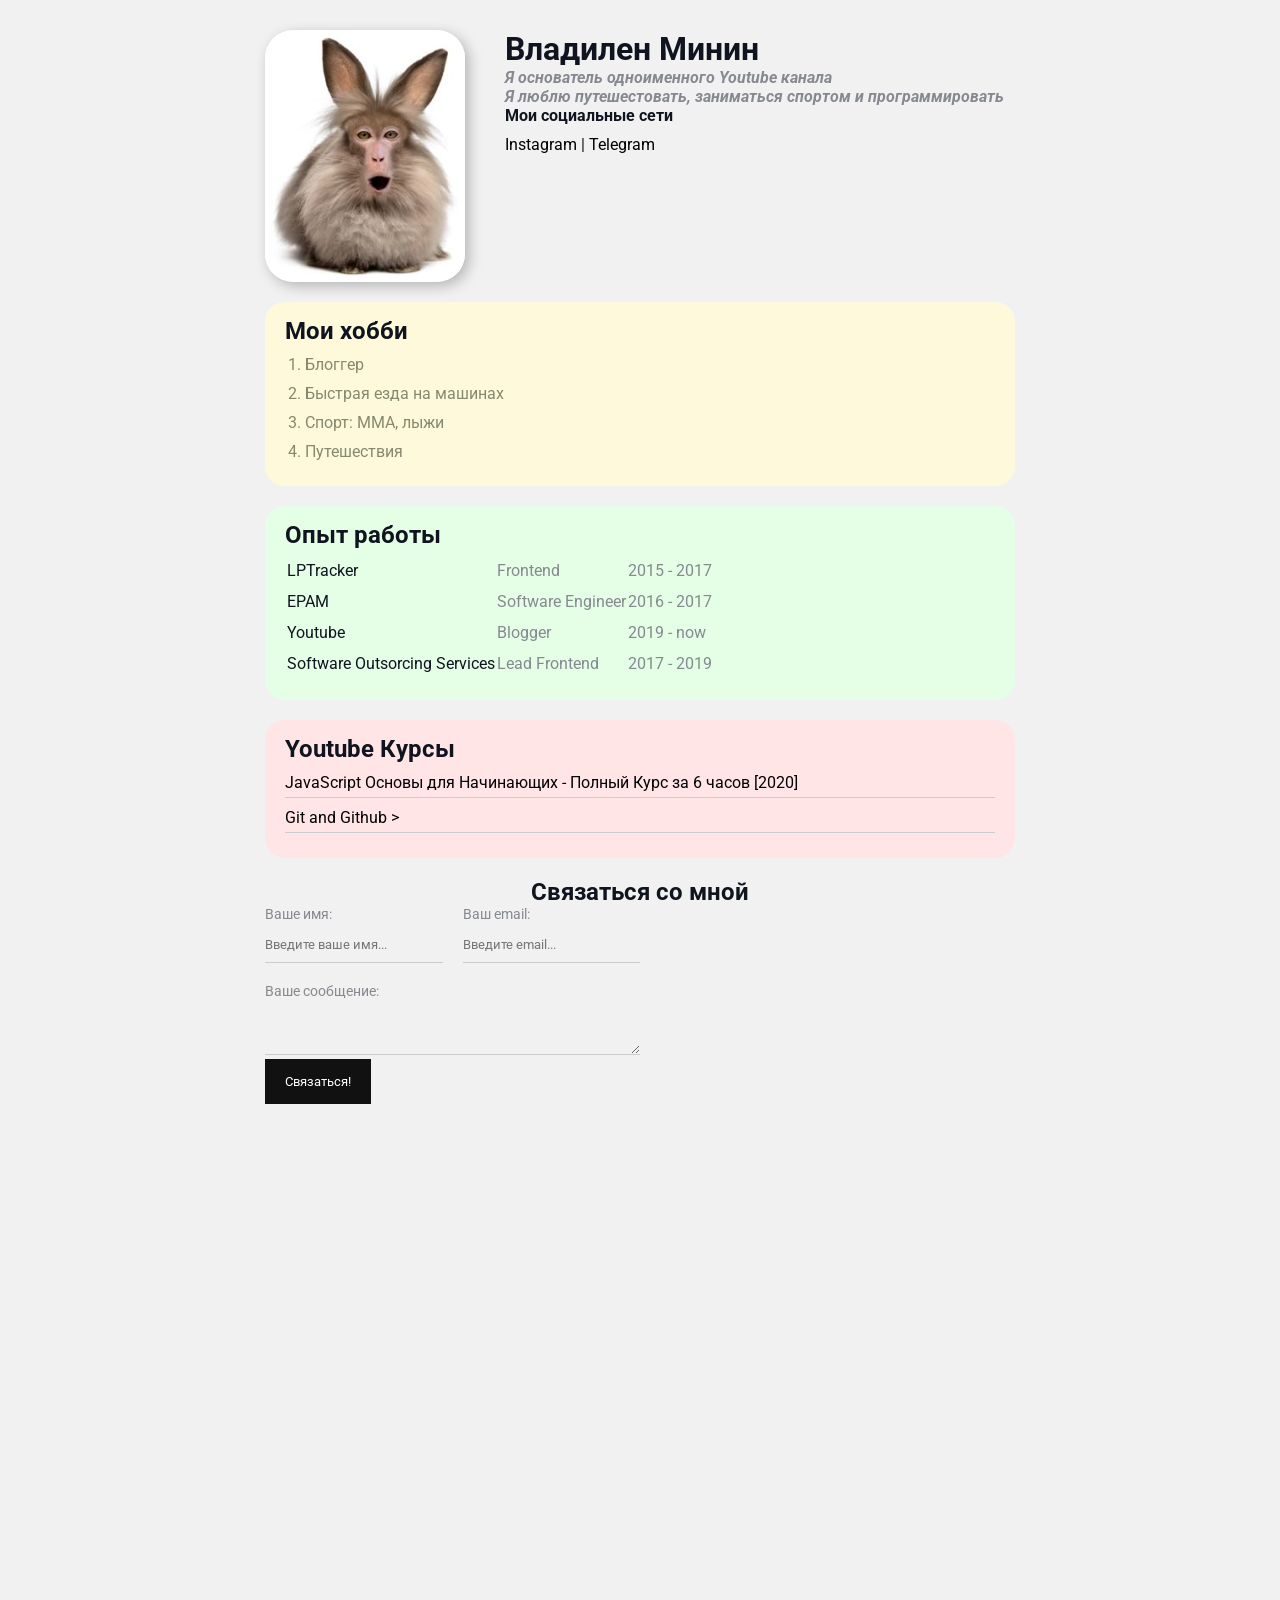
<file: index.html>
<!DOCTYPE html>
<html>
  <head>
    <meta charset="UTF-8" />
    <title>Vladilen CV</title>
    <link rel="stylesheet" href="styles.css" />
  </head>
  <body>
    <div class="container">
          <div class="info">
            <img
              src="avatar.jpeg"
              alt="тут моя фотка"
              class="avatar"
            />
              <div class="info-text">
                <h1>Владилен Минин</h1>
                <p>
                  Я основатель одноименного <strong>Youtube канала</strong>
                </p>
                <p>Я люблю путешестовать, заниматься спортом и программировать</p>
                <h4>Мои социальные сети</h4>
                  <a href="https://www.instagram.com/kkkkiiiirrrriiiilllll/" target="_blank"
                    >Instagram</a
                  >
                  |
                  <a target="_blank" href="https://t.me/soda1238">Telegram</a>
              </div>
            </div>
            
          
          
          
          <div class="card bg-yellow">
            <h2>Мои хобби</h2>
            <ol class="list">
              <li>Блоггер</li>
              <li>Быстрая езда на машинах</li>
              <li>Спорт: ММА, лыжи</li>
              <li>Путешествия</li>
            </ol>
          </div>
          <div class="card bg-green">
            <h2>Опыт работы</h2>
            <table class="table">
              <tr>
                <td>LPTracker</td>
                <td>Frontend</td>
                <td>2015 - 2017</td>
              </tr>
              <tr>
                <td>EPAM</td>
                <td>Software Engineer</td>
                <td>2016 - 2017</td>
              </tr>
              <tr>
                <td>Youtube</td>
                <td   >Blogger</td>
                <td>2019 - now</td>
              </tr>
              <tr>
                <td>Software Outsorcing Services</td>
                <td>Lead Frontend</td>
                <td>2017 - 2019</td>
              </tr>
            </table>
          </div>
          <div class="card bg-red">
            <h2>Youtube Курсы</h2>
            <ul class="table list link-list">
              <li>
                <a href="https://www.youtube.com/watch?v=Bluxbh9CaQ0"
                  >JavaScript Основы для Начинающих - Полный Курс за 6 часов [2020]</a
                >
              </li>
              <li>
                <a href="https://youtu.be/zZBiln_2FhM?si=LXRzTHMKUGPHsU7k">Git and Github ></a>
              </li>
            </ul>
          </div>
        <div class="contact">
          <h2>Связаться со мной</h2>
            <form action="/">
              
              <div class="row">
                <div class="form-group">
                  <label for="name">Ваше имя:</label>
                  <input type="text" id="name" placeholder="Введите ваше имя..." />
                </div>
                
                
                <div class="form-group">
                  <label for="email">Ваш email:</label>
                  <input type="email" id="email" placeholder="Введите email..." />
                </div>
              </div>
              
              <div class="form-group">
              <label for="text">Вашe сообщение:</label>
              <textarea id="text" rows="2" cols="15"></textarea>
              </div>
            
              




              <input class="btn" type="submit" value="Связаться!" />
            </form>
          </div>
        <div class="position">
          <div class="box">
            
          </div>
        </div>
        <div style="margin-bottom: 500px;">
        </div>
      </div>
  </body>
</html>
</file>
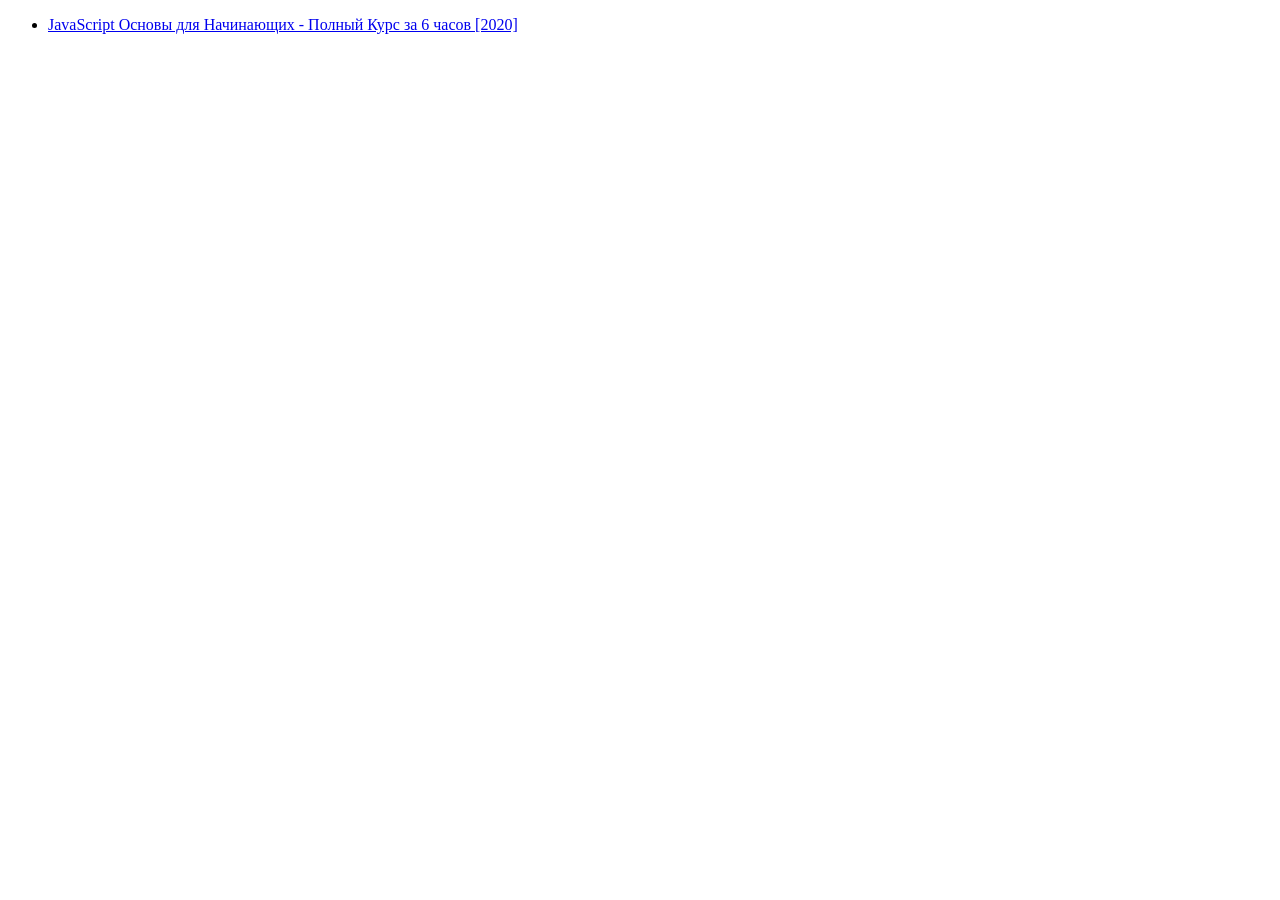
<file: youtube.html>
<!DOCTYPE html>
<html lang="en">
  <head>
    <meta charset="UTF-8" />
    <title>Youtube курсы</title>
  </head>
  <body>
    <ul>
      <li>
        <a href="https://www.youtube.com/watch?v=Bluxbh9CaQ0"
          >JavaScript Основы для Начинающих - Полный Курс за 6 часов [2020]</a
        >
      </li>
    </ul>
  </body>
</html>
</file>
<file: styles.css>
@import url("https://fonts.googleapis.com/css2?family=Roboto&display=swap");

* {
  padding: 0;
  margin: 0;
}


body {
  background-color: #f1f1f1;
  color: #0f141e;

  font-size: 16px;
  font-weight: normal;
  font-family: "Roboto", sans-serif;

  /* font: normal 16px 'Roboto', sans-serif */
}



.avatar {
  width: 200px;
  border-radius: 28px;
  box-shadow: 4px 4px 14px rgba(0, 0, 0, 0.25);
}



a {
  color: #000;
  text-decoration: none;
  
}



a:visited{
  color: gray;
}



a:hover {
  text-decoration: underline;
}



a:active {
  color: blue;
}




.info p {
  color: #86898f;
  margin: 0;
  font-style: italic;
  font-weight: bold;
  text-decoration: none;
  /* text-transform: uppercase; */
  /* letter-spacing: 5px; */
  /* word-spacing: 42px; */
}


.info {
  margin-bottom: 20px;
  display: flex;
}

@media(max-width: 700px){
  .info {
    text-align: center;
    display: block;
  }
}

.info-text {
  margin-left: 40px;
}

.info-text h4 {
  margin-bottom: 10px;
}

/* .social {
  background: green; */
  /* padding: 15px; */
  /* padding: 15px 40px; */
  /* padding: 15px 20px 25px 30px; */
  /* padding-top: 15px;
  padding-right: 20px;
  padding-bottom: 25px;
  padding-left: 30px;
  margin: 5px;
 */

  /* border: 5px solid red;
  border-bottom-style: dotted;
  border-top-width: 15px;
  border-right-color: blue;
} */

.container {
  max-width: 750px;
  margin: auto;
  padding-top: 30px;
}

/* .box-model > div{
  float: left;
  background: #000;
  height: 200px;
  width: 25%;
  border: 4px solid red;
  box-sizing: border-box;

} */

.bg-yellow {
  background: #fff9dc;
}
.bg-green {
  background: #e5ffe7;
}

.bg-red {
  background: #ffe5e5;
}

.card {
  padding: 15px 20px;
  margin-bottom: 20px;
  border-radius: 20px;


}


.card h2{
  margin-bottom: 10px;
}


.list {
  padding: 0 20px;
}



.list li{
  color: #86896f;
  margin-bottom: 10px;
}


.table {
  widtq: 100%;
}

.table td{
  padding-bottom: 10px;
}

.table td:nth-child(2), 
td:nth-child(3) {
  color: #86898f;
}


/* .table tr:nth-child(even) {
  background: red;
} */


.link-list {
  list-style: none;
  padding: 0;
}



.link-list li {
  margin-bottom: 10px;
  padding-bottom: 5px;
  border-bottom: 1px solid #ccc;
}

.contact h2 {
  text-align: center;
  
}


.form-group label {
  display: block;
  font-size: 14px;
  color: #86898f;
}

.form-group input,
.form-group textarea {
  width: 100%;
  box-sizing: border-box;
  border: none;
  background: transparent;
  border-bottom: 1px solid #ccc;
  color: #000;
  padding: 15px 0 10px;
  outline: none;
  font-family: inherit;
}

.row {
  display: flex;
  margin-bottom: 20px;

}

.row, .form-group {
  width: 50%;
  margin-right: 20px;
}

.row > .form-group:last-child {
  margin-right: 0;
}

.btn {
  background: #111;
  padding: 15px 20px;
  color: #fff;
  border: none;
  font-family: inherit;
  cursor: pointer;
}

.btn:hover{
  opacity: 0.9;
}

/* Position */

/* 
.position {
  position: relative;
  border: 4px solid black;
  margin-top: 40px;
  padding: 20px;
  height: 300px;
} */

/* .box {
  position: fixed;
  top: 0;
  left: 0px;
  /* left: 0px;
  bottom: 150px; */
  /* width: 100%;
  height: 50px;
  background: lightcoral;
} */
</file>
